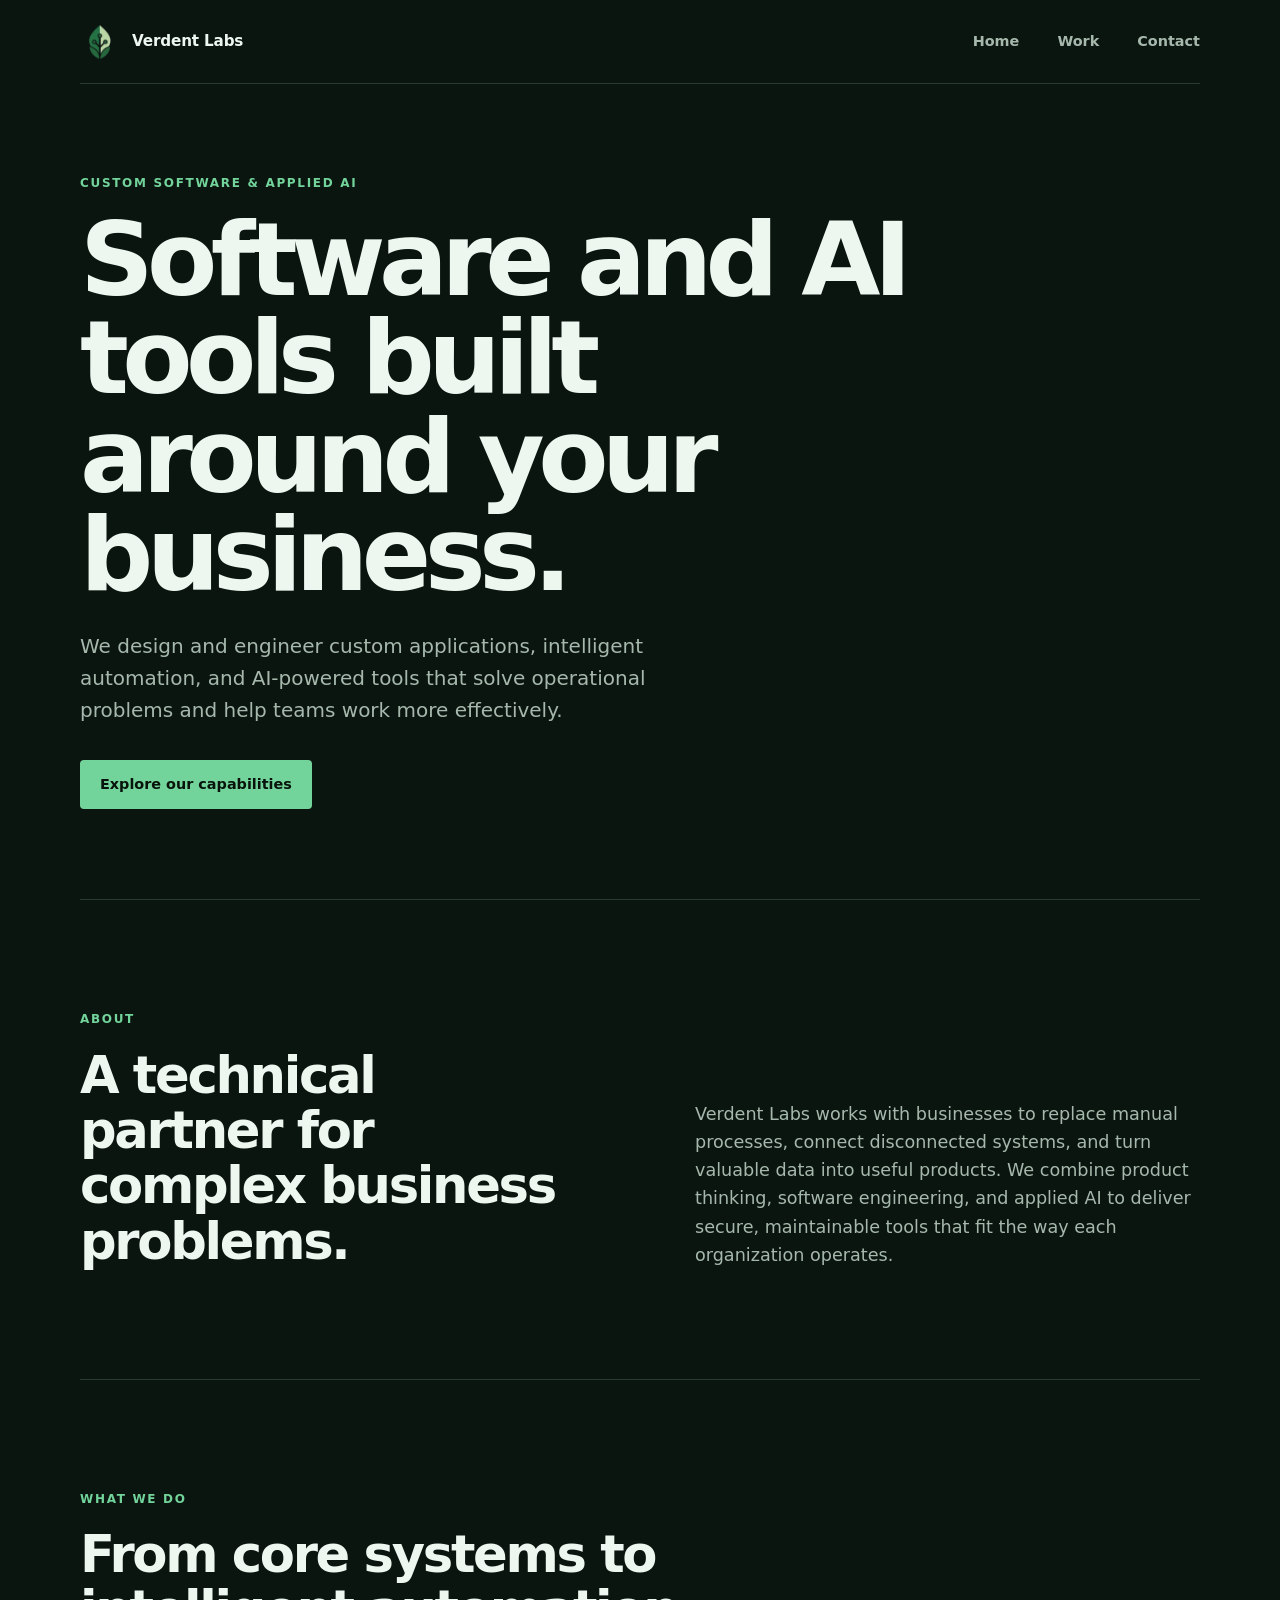
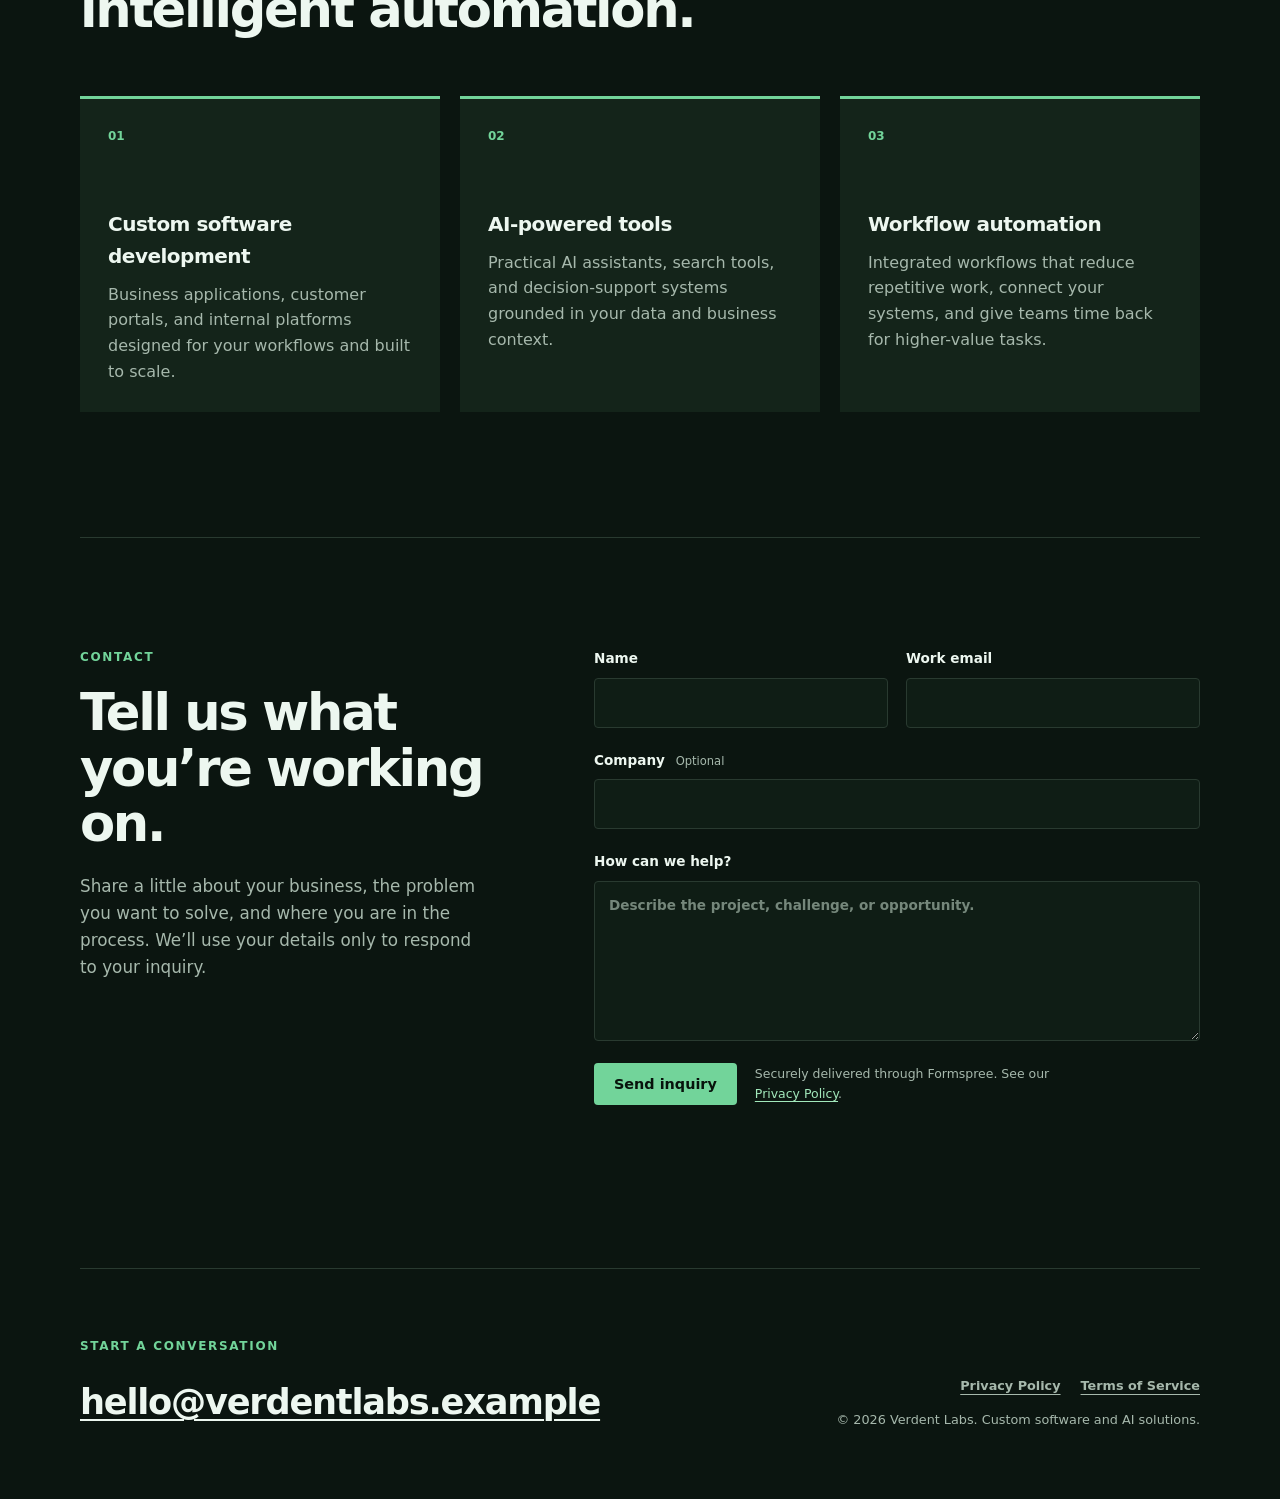
<file: index.html>
<!doctype html>
<html lang="en">
  <head>
    <meta charset="utf-8" />
    <meta name="viewport" content="width=device-width, initial-scale=1" />
    <meta name="theme-color" content="#0b1510" />
    <meta
      name="description"
      content="Verdent Labs builds custom software, AI-powered tools, and workflow automation that help businesses operate more efficiently and grow."
    />
    <meta name="robots" content="index, follow, max-image-preview:large" />
    <link rel="canonical" href="https://monarahmani.github.io/verdent-labs/" />
    <title>Custom Software &amp; AI Solutions for Businesses | Verdent Labs</title>
    <link rel="stylesheet" href="styles.css" />
    <script src="site.js" defer></script>
  </head>
  <body>
    <header class="site-header">
      <a class="brand" href="#home" aria-label="Verdent Labs home">
        <span class="logo-effect">
          <img
            class="logo"
            src="assets/verdent-labs-logo.avif"
            alt="Verdent Labs logo"
            width="40"
            height="40"
            decoding="async"
          />
        </span>
        <span>Verdent Labs</span>
      </a>

      <nav aria-label="Primary navigation">
        <a href="#home">Home</a>
        <a href="#work">Work</a>
        <a href="#contact">Contact</a>
      </nav>
    </header>

    <main>
      <section class="hero" id="home">
        <p class="eyebrow">Custom software &amp; applied AI</p>
        <h1>Software and AI tools built around your business.</h1>
        <p class="hero-copy">
          We design and engineer custom applications, intelligent automation,
          and AI-powered tools that solve operational problems and help teams
          work more effectively.
        </p>
        <a class="button" href="#work">Explore our capabilities</a>
      </section>

      <section class="about" aria-labelledby="about-title">
        <div>
          <p class="section-label">About</p>
          <h2 id="about-title">A technical partner for complex business problems.</h2>
        </div>
        <p>
          Verdent Labs works with businesses to replace manual processes,
          connect disconnected systems, and turn valuable data into useful
          products. We combine product thinking, software engineering, and
          applied AI to deliver secure, maintainable tools that fit the way each
          organization operates.
        </p>
      </section>

      <section class="services" id="work" aria-labelledby="services-title">
        <p class="section-label">What we do</p>
        <h2 id="services-title">From core systems to intelligent automation.</h2>

        <div class="service-grid">
          <article>
            <span class="service-number">01</span>
            <h3>Custom software development</h3>
            <p>
              Business applications, customer portals, and internal platforms
              designed for your workflows and built to scale.
            </p>
          </article>
          <article>
            <span class="service-number">02</span>
            <h3>AI-powered tools</h3>
            <p>
              Practical AI assistants, search tools, and decision-support
              systems grounded in your data and business context.
            </p>
          </article>
          <article>
            <span class="service-number">03</span>
            <h3>Workflow automation</h3>
            <p>
              Integrated workflows that reduce repetitive work, connect your
              systems, and give teams time back for higher-value tasks.
            </p>
          </article>
        </div>
      </section>

      <section class="contact-section" id="contact" aria-labelledby="contact-title">
        <div class="contact-intro">
          <p class="section-label">Contact</p>
          <h2 id="contact-title">Tell us what you’re working on.</h2>
          <p>
            Share a little about your business, the problem you want to solve,
            and where you are in the process. We’ll use your details only to
            respond to your inquiry.
          </p>
        </div>

        <form
          class="contact-form"
          action="https://formspree.io/f/xqerlnad"
          method="post"
          data-contact-form
        >
          <input
            class="form-honeypot"
            type="text"
            name="_gotcha"
            tabindex="-1"
            autocomplete="off"
            aria-hidden="true"
          />
          <input
            type="hidden"
            name="_subject"
            value="New Verdent Labs project inquiry"
          />
          <div class="form-grid">
            <label>
              Name
              <input
                type="text"
                name="name"
                autocomplete="name"
                maxlength="100"
                required
              />
            </label>
            <label>
              Work email
              <input
                type="email"
                name="email"
                autocomplete="email"
                maxlength="254"
                required
              />
            </label>
          </div>

          <label>
            <span>Company <span class="optional">Optional</span></span>
            <input
              type="text"
              name="company"
              autocomplete="organization"
              maxlength="120"
            />
          </label>

          <label>
            How can we help?
            <textarea
              name="message"
              rows="6"
              maxlength="3000"
              placeholder="Describe the project, challenge, or opportunity."
              required
            ></textarea>
          </label>

          <div class="form-actions">
            <button class="button" type="submit" data-submit-button>
              Send inquiry
            </button>
            <p class="form-note">
              Securely delivered through Formspree. See our
              <a href="privacy-policy.html">Privacy Policy</a>.
            </p>
          </div>
          <p
            class="form-status"
            data-form-status
            role="status"
            aria-live="polite"
          ></p>
        </form>
      </section>
    </main>

    <footer>
      <div>
        <p class="section-label">Start a conversation</p>
        <a class="contact-link" href="mailto:hello@verdentlabs.example">
          hello@verdentlabs.example
        </a>
      </div>
      <div class="footer-meta">
        <nav class="legal-links" aria-label="Legal">
          <a href="privacy-policy.html">Privacy Policy</a>
          <a href="terms.html">Terms of Service</a>
        </nav>
        <p>© 2026 Verdent Labs. Custom software and AI solutions.</p>
      </div>
    </footer>
  </body>
</html>
</file>
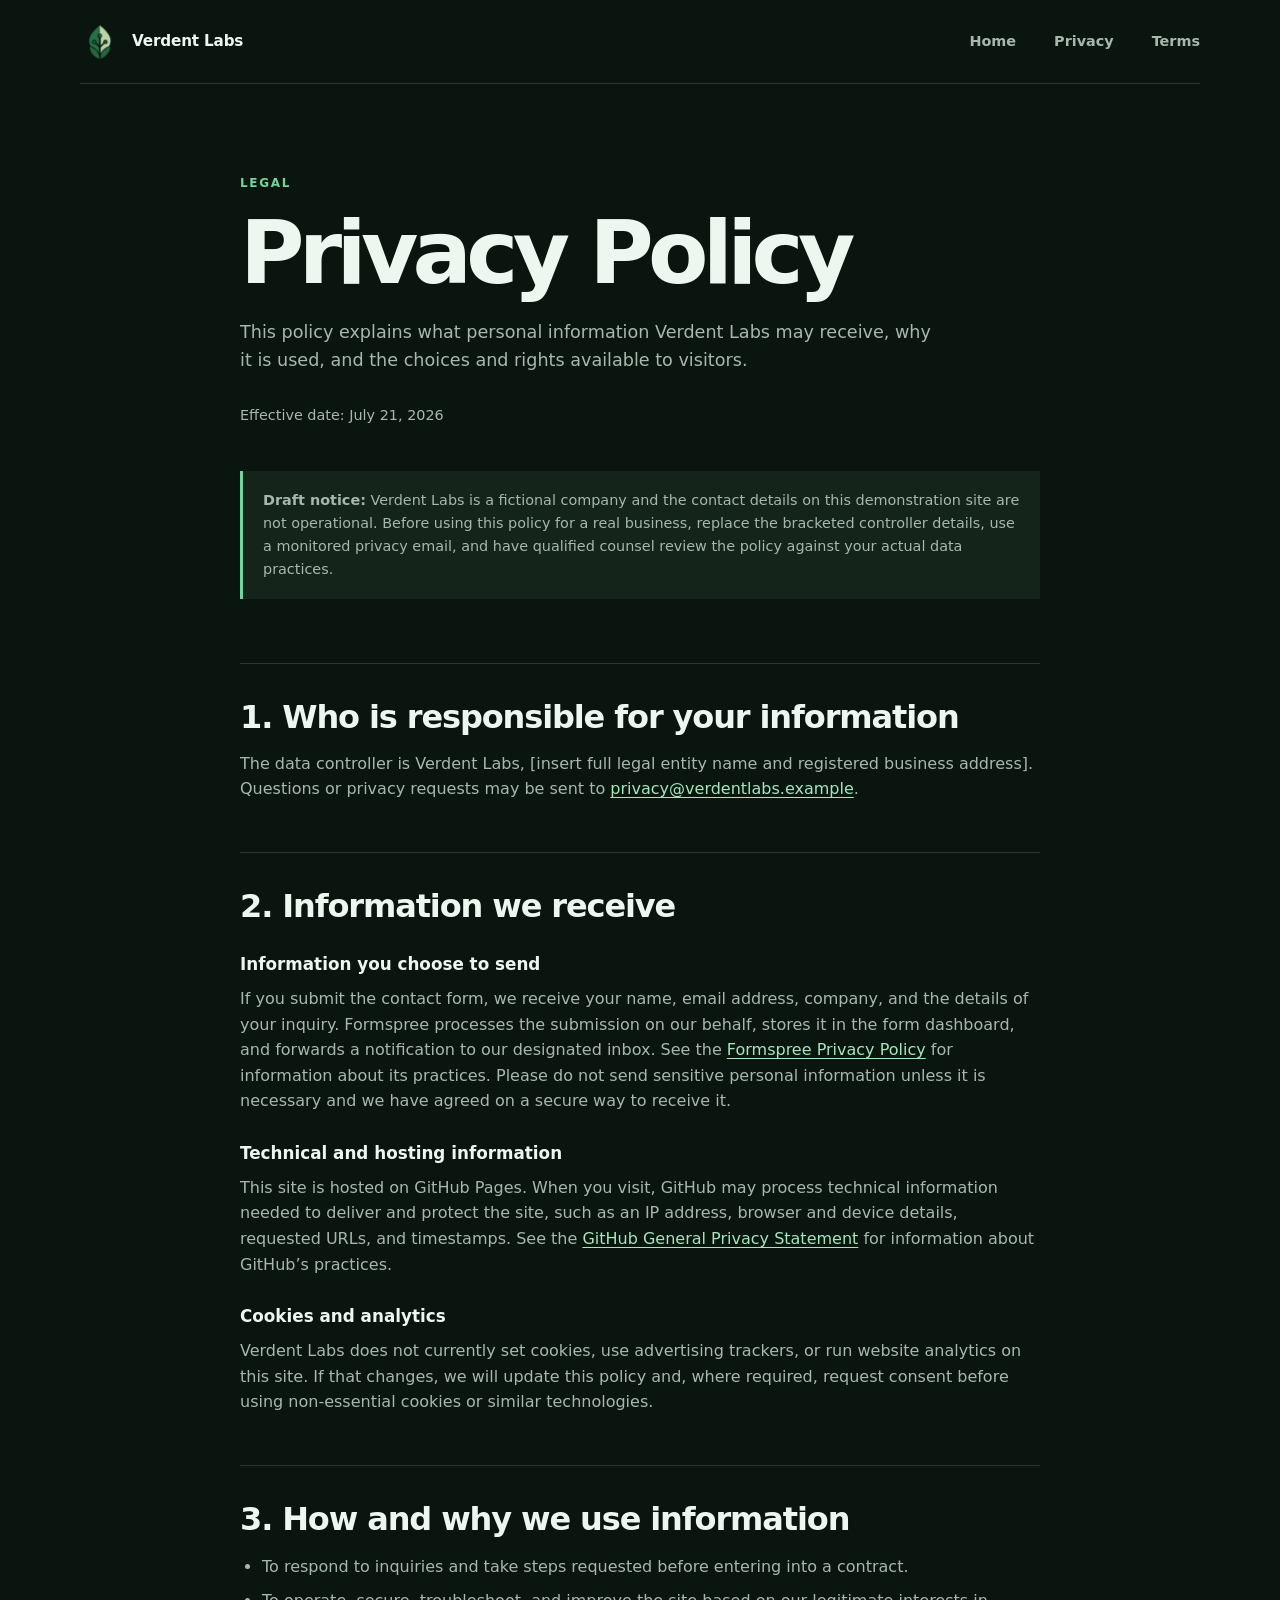
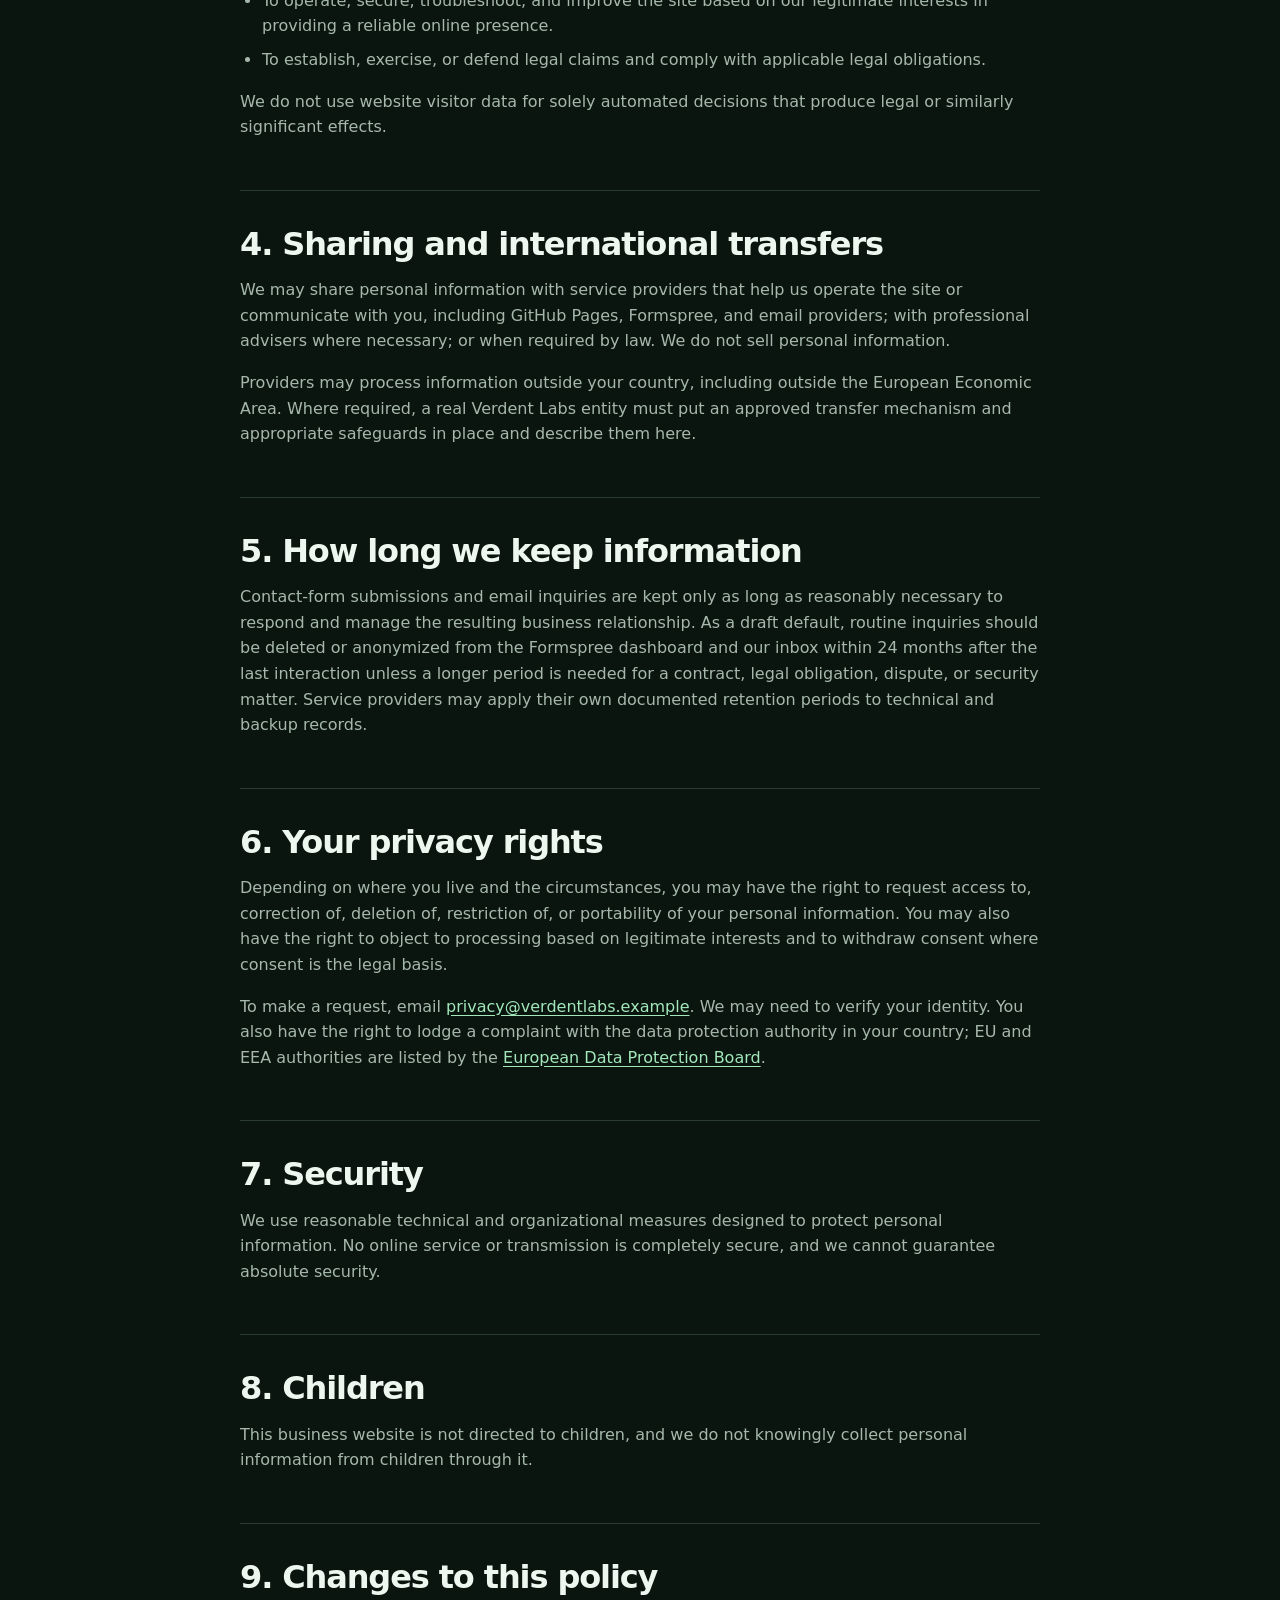
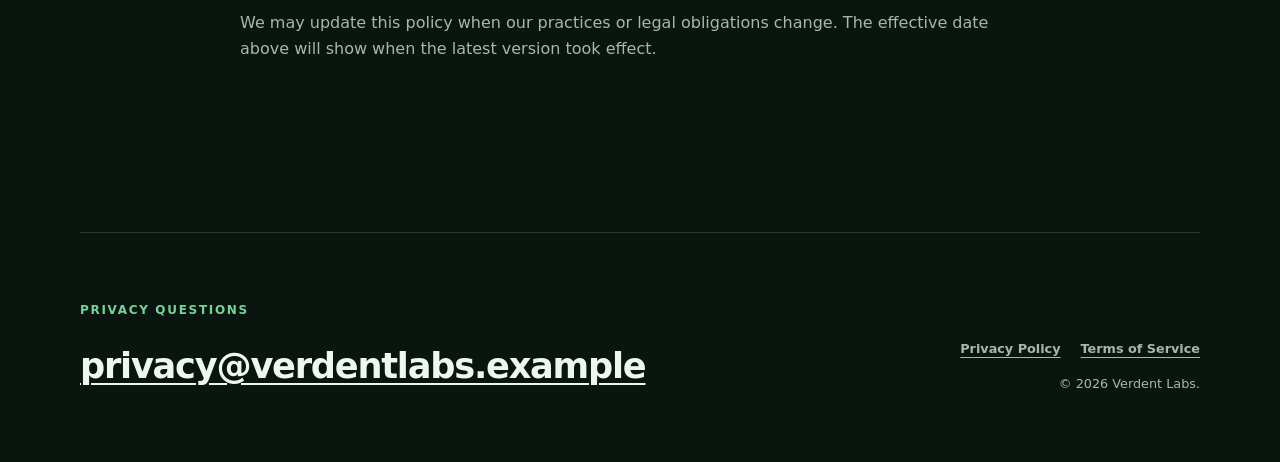
<file: privacy-policy.html>
<!doctype html>
<html lang="en">
  <head>
    <meta charset="utf-8" />
    <meta name="viewport" content="width=device-width, initial-scale=1" />
    <meta name="theme-color" content="#0b1510" />
    <meta
      name="description"
      content="Learn how Verdent Labs handles personal information, including inquiries, hosting data, retention, and privacy rights."
    />
    <meta name="robots" content="index, follow, max-image-preview:large" />
    <link
      rel="canonical"
      href="https://monarahmani.github.io/verdent-labs/privacy-policy.html"
    />
    <title>Privacy Policy | Verdent Labs</title>
    <link rel="stylesheet" href="styles.css" />
    <script src="site.js" defer></script>
  </head>
  <body>
    <header class="site-header">
      <a class="brand" href="index.html" aria-label="Verdent Labs home">
        <span class="logo-effect">
          <img
            class="logo"
            src="assets/verdent-labs-logo.avif"
            alt="Verdent Labs logo"
            width="40"
            height="40"
            decoding="async"
          />
        </span>
        <span>Verdent Labs</span>
      </a>

      <nav aria-label="Primary navigation">
        <a href="index.html">Home</a>
        <a href="privacy-policy.html" aria-current="page">Privacy</a>
        <a href="terms.html">Terms</a>
      </nav>
    </header>

    <main class="legal-page">
      <p class="eyebrow">Legal</p>
      <h1>Privacy Policy</h1>
      <p class="legal-intro">
        This policy explains what personal information Verdent Labs may receive,
        why it is used, and the choices and rights available to visitors.
      </p>
      <p class="effective-date">Effective date: July 21, 2026</p>

      <aside class="legal-notice">
        <strong>Draft notice:</strong> Verdent Labs is a fictional company and
        the contact details on this demonstration site are not operational.
        Before using this policy for a real business, replace the bracketed
        controller details, use a monitored privacy email, and have qualified
        counsel review the policy against your actual data practices.
      </aside>

      <div class="legal-content">
        <section aria-labelledby="controller">
          <h2 id="controller">1. Who is responsible for your information</h2>
          <p>
            The data controller is Verdent Labs, [insert full legal entity name
            and registered business address]. Questions or privacy requests may
            be sent to
            <a href="mailto:privacy@verdentlabs.example"
              >privacy@verdentlabs.example</a
            >.
          </p>
        </section>

        <section aria-labelledby="collect">
          <h2 id="collect">2. Information we receive</h2>
          <h3>Information you choose to send</h3>
          <p>
            If you submit the contact form, we receive your name, email address,
            company, and the details of your inquiry. Formspree processes the
            submission on our behalf, stores it in the form dashboard, and
            forwards a notification to our designated inbox. See the
            <a href="https://formspree.io/legal/privacy-policy/"
              >Formspree Privacy Policy</a
            > for information about its practices. Please do not send sensitive
            personal information unless it is necessary and we have agreed on a
            secure way to receive it.
          </p>

          <h3>Technical and hosting information</h3>
          <p>
            This site is hosted on GitHub Pages. When you visit, GitHub may
            process technical information needed to deliver and protect the
            site, such as an IP address, browser and device details, requested
            URLs, and timestamps. See the
            <a href="https://docs.github.com/en/site-policy/privacy-policies/github-general-privacy-statement"
              >GitHub General Privacy Statement</a
            > for information about GitHub’s practices.
          </p>

          <h3>Cookies and analytics</h3>
          <p>
            Verdent Labs does not currently set cookies, use advertising
            trackers, or run website analytics on this site. If that changes,
            we will update this policy and, where required, request consent
            before using non-essential cookies or similar technologies.
          </p>
        </section>

        <section aria-labelledby="uses">
          <h2 id="uses">3. How and why we use information</h2>
          <ul>
            <li>
              To respond to inquiries and take steps requested before entering
              into a contract.
            </li>
            <li>
              To operate, secure, troubleshoot, and improve the site based on
              our legitimate interests in providing a reliable online presence.
            </li>
            <li>
              To establish, exercise, or defend legal claims and comply with
              applicable legal obligations.
            </li>
          </ul>
          <p>
            We do not use website visitor data for solely automated decisions
            that produce legal or similarly significant effects.
          </p>
        </section>

        <section aria-labelledby="sharing">
          <h2 id="sharing">4. Sharing and international transfers</h2>
          <p>
            We may share personal information with service providers that help
            us operate the site or communicate with you, including GitHub Pages,
            Formspree, and email providers; with professional advisers where
            necessary; or when required by law. We do not sell personal
            information.
          </p>
          <p>
            Providers may process information outside your country, including
            outside the European Economic Area. Where required, a real Verdent
            Labs entity must put an approved transfer mechanism and appropriate
            safeguards in place and describe them here.
          </p>
        </section>

        <section aria-labelledby="retention">
          <h2 id="retention">5. How long we keep information</h2>
          <p>
            Contact-form submissions and email inquiries are kept only as long
            as reasonably necessary to respond and manage the resulting
            business relationship. As a draft default, routine inquiries should
            be deleted or anonymized from the Formspree dashboard and our inbox
            within 24 months after the last interaction unless a longer period
            is needed for a contract, legal obligation, dispute, or security
            matter. Service providers may apply their own documented retention
            periods to technical and backup records.
          </p>
        </section>

        <section aria-labelledby="rights">
          <h2 id="rights">6. Your privacy rights</h2>
          <p>
            Depending on where you live and the circumstances, you may have the
            right to request access to, correction of, deletion of, restriction
            of, or portability of your personal information. You may also have
            the right to object to processing based on legitimate interests and
            to withdraw consent where consent is the legal basis.
          </p>
          <p>
            To make a request, email
            <a href="mailto:privacy@verdentlabs.example"
              >privacy@verdentlabs.example</a
            >. We may need to verify your identity. You also have the right to
            lodge a complaint with the data protection authority in your
            country; EU and EEA authorities are listed by the
            <a href="https://www.edpb.europa.eu/about-edpb/about-edpb/members_en"
              >European Data Protection Board</a
            >.
          </p>
        </section>

        <section aria-labelledby="security">
          <h2 id="security">7. Security</h2>
          <p>
            We use reasonable technical and organizational measures designed to
            protect personal information. No online service or transmission is
            completely secure, and we cannot guarantee absolute security.
          </p>
        </section>

        <section aria-labelledby="children">
          <h2 id="children">8. Children</h2>
          <p>
            This business website is not directed to children, and we do not
            knowingly collect personal information from children through it.
          </p>
        </section>

        <section aria-labelledby="changes">
          <h2 id="changes">9. Changes to this policy</h2>
          <p>
            We may update this policy when our practices or legal obligations
            change. The effective date above will show when the latest version
            took effect.
          </p>
        </section>
      </div>
    </main>

    <footer>
      <div>
        <p class="section-label">Privacy questions</p>
        <a class="contact-link" href="mailto:privacy@verdentlabs.example">
          privacy@verdentlabs.example
        </a>
      </div>
      <div class="footer-meta">
        <nav class="legal-links" aria-label="Legal">
          <a href="privacy-policy.html" aria-current="page">Privacy Policy</a>
          <a href="terms.html">Terms of Service</a>
        </nav>
        <p>© 2026 Verdent Labs.</p>
      </div>
    </footer>
  </body>
</html>
</file>
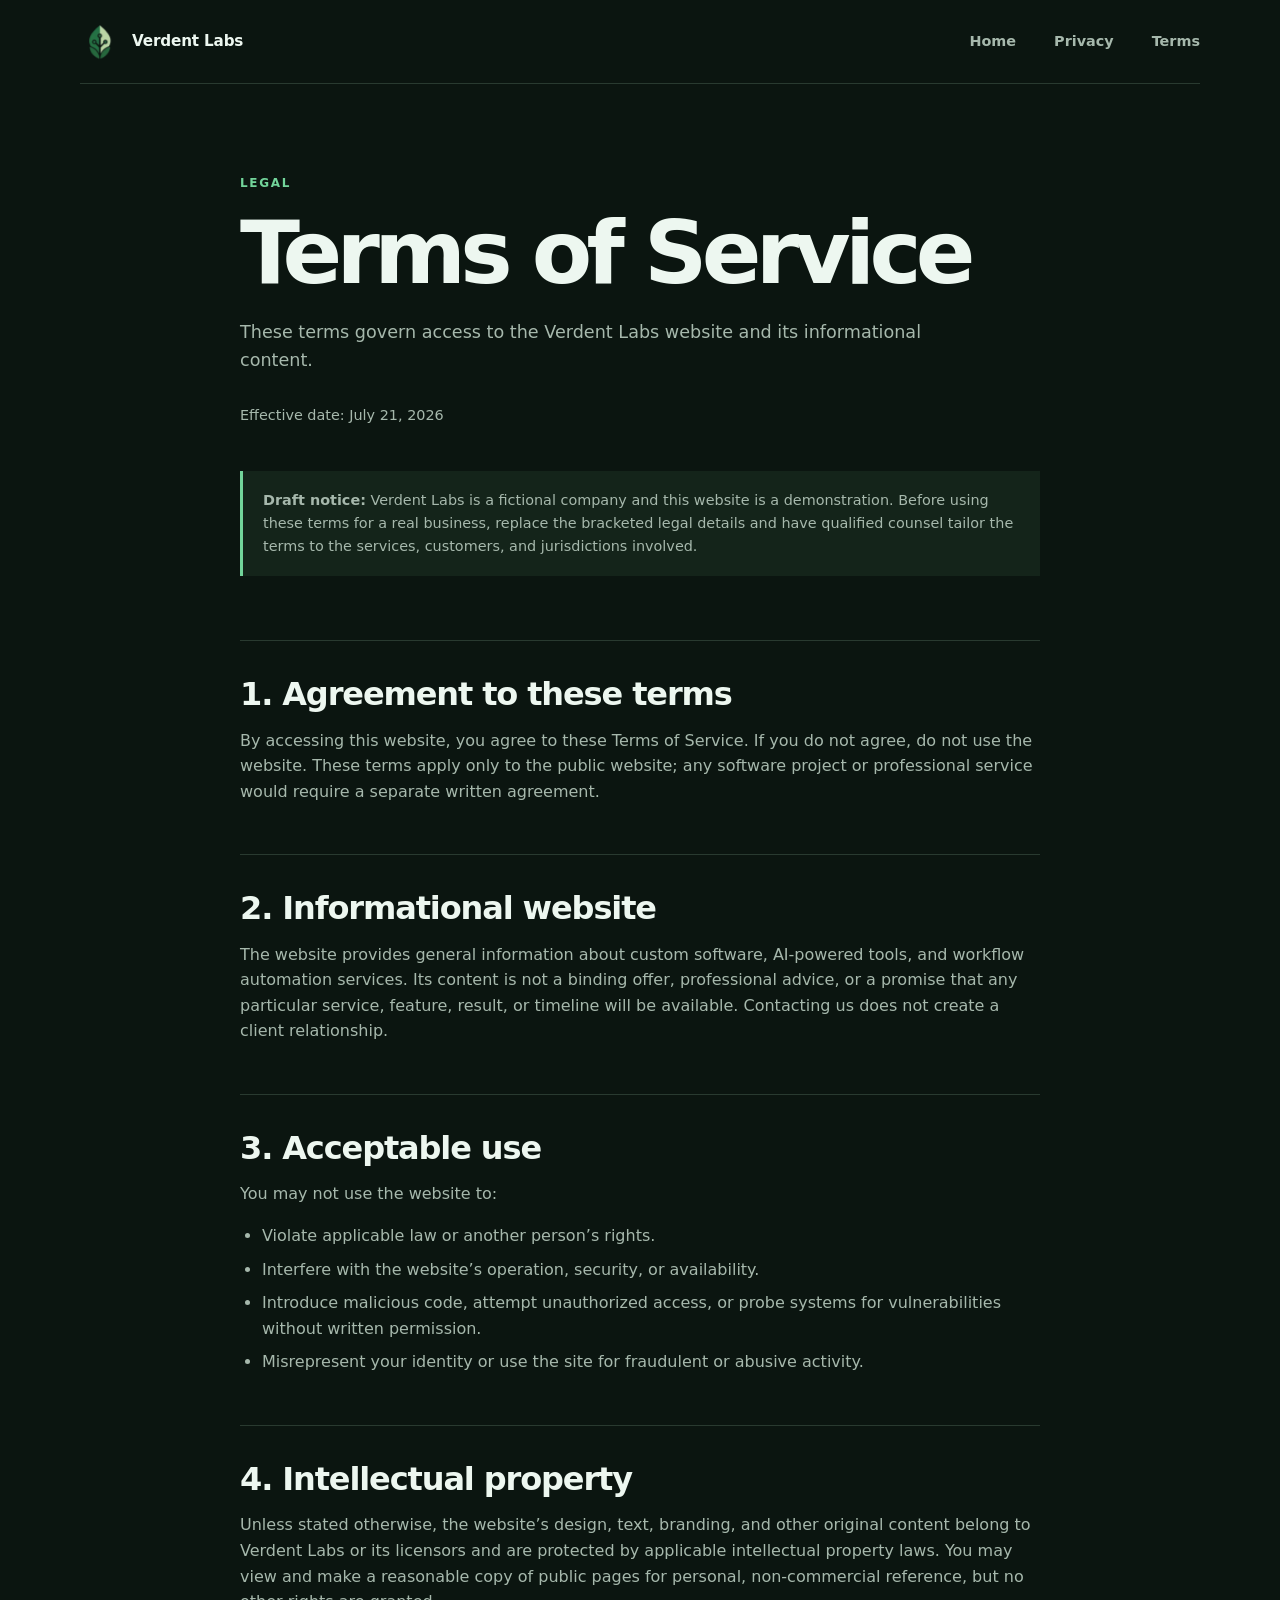
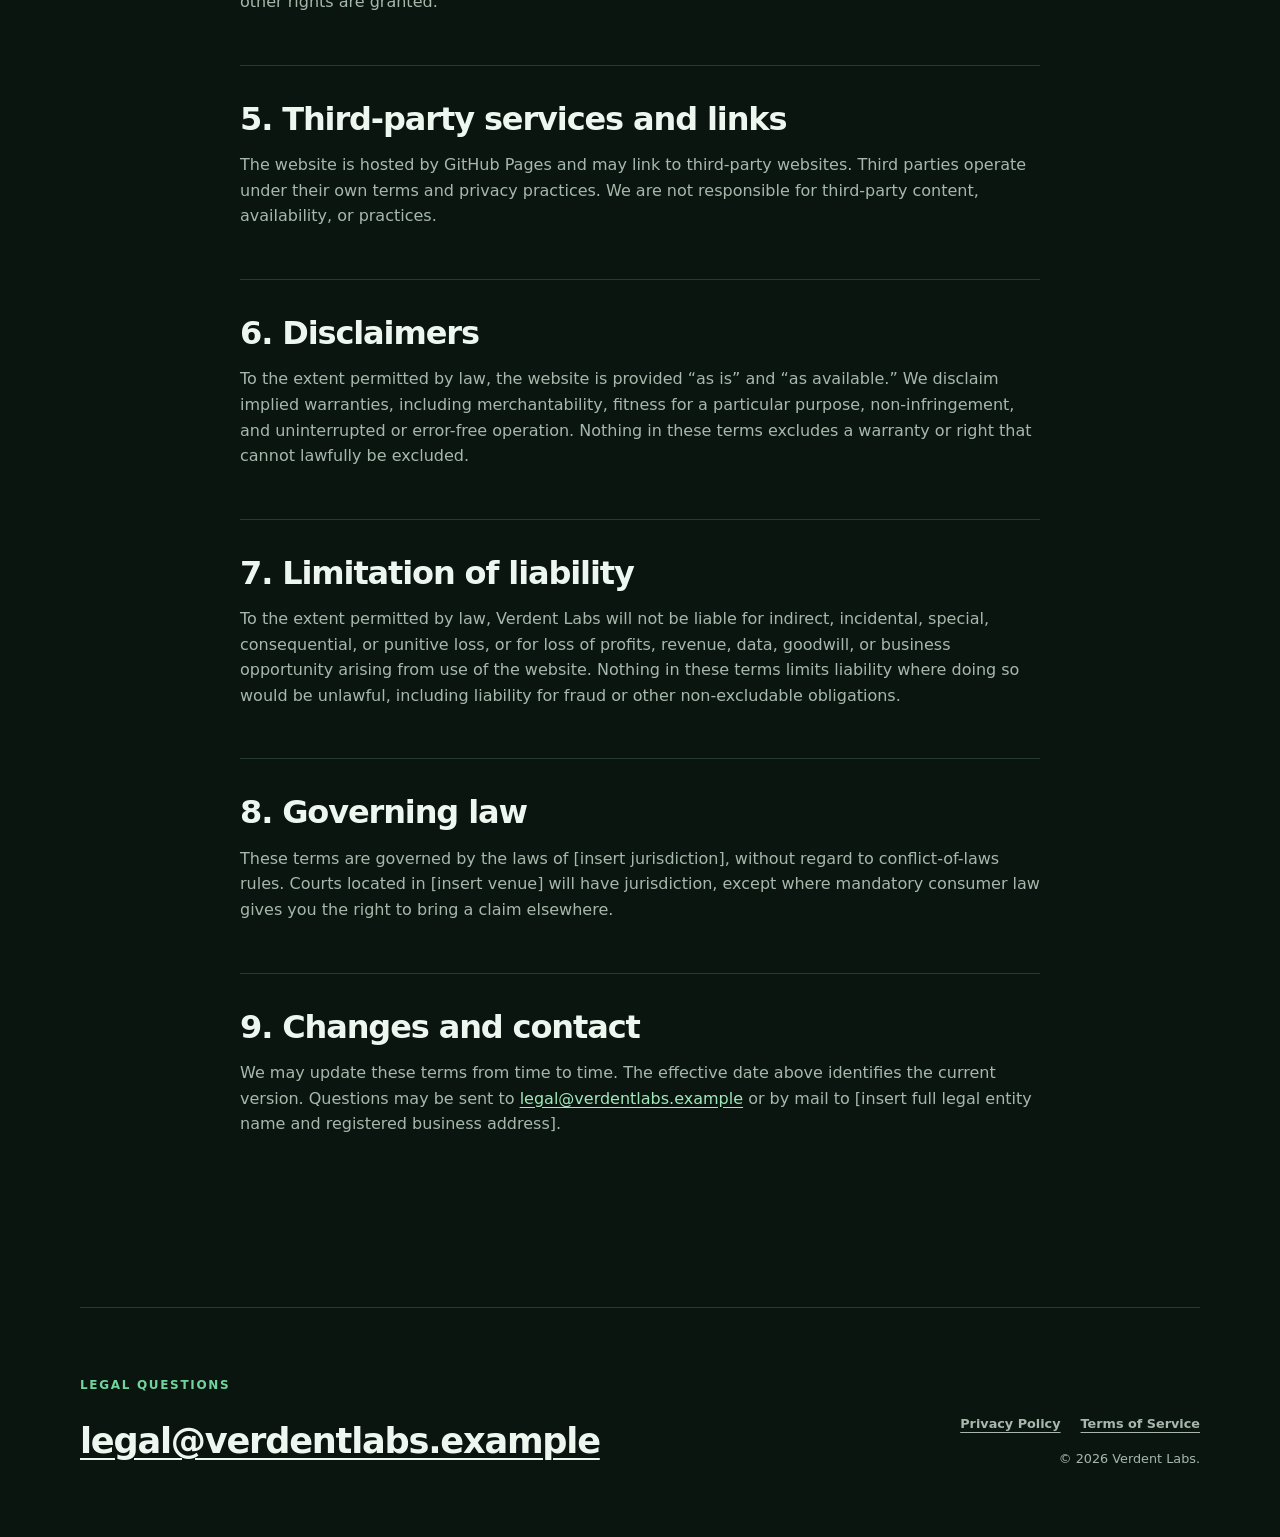
<file: terms.html>
<!doctype html>
<html lang="en">
  <head>
    <meta charset="utf-8" />
    <meta name="viewport" content="width=device-width, initial-scale=1" />
    <meta name="theme-color" content="#0b1510" />
    <meta
      name="description"
      content="Review the terms that govern access to the Verdent Labs website and its informational content."
    />
    <meta name="robots" content="index, follow, max-image-preview:large" />
    <link
      rel="canonical"
      href="https://monarahmani.github.io/verdent-labs/terms.html"
    />
    <title>Terms of Service | Verdent Labs</title>
    <link rel="stylesheet" href="styles.css" />
    <script src="site.js" defer></script>
  </head>
  <body>
    <header class="site-header">
      <a class="brand" href="index.html" aria-label="Verdent Labs home">
        <span class="logo-effect">
          <img
            class="logo"
            src="assets/verdent-labs-logo.avif"
            alt="Verdent Labs logo"
            width="40"
            height="40"
            decoding="async"
          />
        </span>
        <span>Verdent Labs</span>
      </a>

      <nav aria-label="Primary navigation">
        <a href="index.html">Home</a>
        <a href="privacy-policy.html">Privacy</a>
        <a href="terms.html" aria-current="page">Terms</a>
      </nav>
    </header>

    <main class="legal-page">
      <p class="eyebrow">Legal</p>
      <h1>Terms of Service</h1>
      <p class="legal-intro">
        These terms govern access to the Verdent Labs website and its
        informational content.
      </p>
      <p class="effective-date">Effective date: July 21, 2026</p>

      <aside class="legal-notice">
        <strong>Draft notice:</strong> Verdent Labs is a fictional company and
        this website is a demonstration. Before using these terms for a real
        business, replace the bracketed legal details and have qualified counsel
        tailor the terms to the services, customers, and jurisdictions involved.
      </aside>

      <div class="legal-content">
        <section aria-labelledby="agreement">
          <h2 id="agreement">1. Agreement to these terms</h2>
          <p>
            By accessing this website, you agree to these Terms of Service. If
            you do not agree, do not use the website. These terms apply only to
            the public website; any software project or professional service
            would require a separate written agreement.
          </p>
        </section>

        <section aria-labelledby="information">
          <h2 id="information">2. Informational website</h2>
          <p>
            The website provides general information about custom software,
            AI-powered tools, and workflow automation services. Its content is
            not a binding offer, professional advice, or a promise that any
            particular service, feature, result, or timeline will be available.
            Contacting us does not create a client relationship.
          </p>
        </section>

        <section aria-labelledby="use">
          <h2 id="use">3. Acceptable use</h2>
          <p>You may not use the website to:</p>
          <ul>
            <li>Violate applicable law or another person’s rights.</li>
            <li>
              Interfere with the website’s operation, security, or availability.
            </li>
            <li>
              Introduce malicious code, attempt unauthorized access, or probe
              systems for vulnerabilities without written permission.
            </li>
            <li>
              Misrepresent your identity or use the site for fraudulent or
              abusive activity.
            </li>
          </ul>
        </section>

        <section aria-labelledby="ownership">
          <h2 id="ownership">4. Intellectual property</h2>
          <p>
            Unless stated otherwise, the website’s design, text, branding, and
            other original content belong to Verdent Labs or its licensors and
            are protected by applicable intellectual property laws. You may
            view and make a reasonable copy of public pages for personal,
            non-commercial reference, but no other rights are granted.
          </p>
        </section>

        <section aria-labelledby="third-party">
          <h2 id="third-party">5. Third-party services and links</h2>
          <p>
            The website is hosted by GitHub Pages and may link to third-party
            websites. Third parties operate under their own terms and privacy
            practices. We are not responsible for third-party content,
            availability, or practices.
          </p>
        </section>

        <section aria-labelledby="disclaimer">
          <h2 id="disclaimer">6. Disclaimers</h2>
          <p>
            To the extent permitted by law, the website is provided “as is” and
            “as available.” We disclaim implied warranties, including
            merchantability, fitness for a particular purpose, non-infringement,
            and uninterrupted or error-free operation. Nothing in these terms
            excludes a warranty or right that cannot lawfully be excluded.
          </p>
        </section>

        <section aria-labelledby="liability">
          <h2 id="liability">7. Limitation of liability</h2>
          <p>
            To the extent permitted by law, Verdent Labs will not be liable for
            indirect, incidental, special, consequential, or punitive loss, or
            for loss of profits, revenue, data, goodwill, or business
            opportunity arising from use of the website. Nothing in these terms
            limits liability where doing so would be unlawful, including
            liability for fraud or other non-excludable obligations.
          </p>
        </section>

        <section aria-labelledby="law">
          <h2 id="law">8. Governing law</h2>
          <p>
            These terms are governed by the laws of [insert jurisdiction],
            without regard to conflict-of-laws rules. Courts located in [insert
            venue] will have jurisdiction, except where mandatory consumer law
            gives you the right to bring a claim elsewhere.
          </p>
        </section>

        <section aria-labelledby="updates">
          <h2 id="updates">9. Changes and contact</h2>
          <p>
            We may update these terms from time to time. The effective date
            above identifies the current version. Questions may be sent to
            <a href="mailto:legal@verdentlabs.example"
              >legal@verdentlabs.example</a
            > or by mail to [insert full legal entity name and registered
            business address].
          </p>
        </section>
      </div>
    </main>

    <footer>
      <div>
        <p class="section-label">Legal questions</p>
        <a class="contact-link" href="mailto:legal@verdentlabs.example">
          legal@verdentlabs.example
        </a>
      </div>
      <div class="footer-meta">
        <nav class="legal-links" aria-label="Legal">
          <a href="privacy-policy.html">Privacy Policy</a>
          <a href="terms.html" aria-current="page">Terms of Service</a>
        </nav>
        <p>© 2026 Verdent Labs.</p>
      </div>
    </footer>
  </body>
</html>
</file>
<file: styles.css>
:root {
  color-scheme: dark;
  --ink: #edf7f0;
  --muted: #a6b8ac;
  --paper: #0b1510;
  --surface: #14241a;
  --accent: #72d49a;
  --accent-dark: #a2e8bb;
  --line: #293a30;
  --max-width: 1120px;
}

* {
  box-sizing: border-box;
}

html {
  scroll-behavior: smooth;
}

body {
  margin: 0;
  color: var(--ink);
  background: var(--paper);
  font-family: Inter, ui-sans-serif, system-ui, -apple-system, BlinkMacSystemFont,
    "Segoe UI", sans-serif;
  line-height: 1.6;
}

a {
  color: inherit;
}

.site-header,
main,
footer {
  width: min(calc(100% - 40px), var(--max-width));
  margin-inline: auto;
}

.site-header {
  display: flex;
  align-items: center;
  justify-content: space-between;
  min-height: 84px;
  border-bottom: 1px solid var(--line);
}

.brand {
  display: inline-flex;
  align-items: center;
  gap: 12px;
  font-size: 0.95rem;
  font-weight: 750;
  letter-spacing: -0.01em;
  text-decoration: none;
}

.logo-effect {
  --logo-brightness: 1;
  --logo-glow-alpha: 0;
  --logo-glow-size: 0px;
  --logo-halo-opacity: 0;
  --logo-halo-scale: 0.78;
  position: relative;
  display: grid;
  width: 40px;
  height: 40px;
  flex: 0 0 40px;
  place-items: center;
  isolation: isolate;
}

.logo-effect::before {
  position: absolute;
  z-index: -1;
  top: 50%;
  left: 50%;
  width: 150px;
  height: 150px;
  background: radial-gradient(
    circle,
    rgb(121 255 177 / 72%) 0%,
    rgb(88 225 145 / 42%) 24%,
    rgb(53 170 103 / 18%) 48%,
    rgb(34 112 72 / 6%) 68%,
    transparent 86%
  );
  border-radius: 50%;
  content: "";
  filter: blur(5px);
  opacity: var(--logo-halo-opacity);
  pointer-events: none;
  transform: translate(-50%, -50%) scale(var(--logo-halo-scale));
  transition:
    opacity 220ms ease-out,
    transform 260ms ease-out;
  will-change: opacity, transform;
}

.logo {
  position: relative;
  z-index: 1;
  display: block;
  width: 40px;
  height: 40px;
  filter: brightness(var(--logo-brightness))
    drop-shadow(
      0 0 var(--logo-glow-size)
        rgb(126 255 178 / var(--logo-glow-alpha))
    );
  object-fit: contain;
  transition: filter 220ms ease-out;
  will-change: filter;
}

nav {
  display: flex;
  gap: clamp(18px, 4vw, 38px);
}

nav a {
  color: var(--muted);
  font-size: 0.9rem;
  font-weight: 650;
  text-decoration: none;
}

nav a:hover,
nav a:focus-visible {
  color: var(--accent);
}

.hero {
  display: grid;
  min-height: 650px;
  align-content: center;
  padding: 90px 0;
  border-bottom: 1px solid var(--line);
}

.eyebrow,
.section-label {
  margin: 0 0 18px;
  color: var(--accent);
  font-size: 0.75rem;
  font-weight: 800;
  letter-spacing: 0.14em;
  text-transform: uppercase;
}

h1,
h2,
h3,
p {
  margin-top: 0;
}

h1 {
  max-width: 850px;
  margin-bottom: 26px;
  font-size: clamp(3.2rem, 8vw, 6.7rem);
  font-weight: 750;
  letter-spacing: -0.065em;
  line-height: 0.96;
}

.hero-copy {
  max-width: 600px;
  margin-bottom: 34px;
  color: var(--muted);
  font-size: clamp(1.05rem, 2vw, 1.25rem);
}

.button {
  justify-self: start;
  padding: 13px 20px;
  color: #08130c;
  background: var(--accent);
  border-radius: 4px;
  font-size: 0.9rem;
  font-weight: 750;
  text-decoration: none;
}

.button:hover,
.button:focus-visible {
  background: var(--accent-dark);
}

.about {
  display: grid;
  grid-template-columns: 1fr 1fr;
  gap: clamp(40px, 9vw, 110px);
  padding: 110px 0;
  border-bottom: 1px solid var(--line);
}

.about h2,
.services > h2 {
  max-width: 700px;
  margin-bottom: 0;
  font-size: clamp(2rem, 4vw, 3.5rem);
  letter-spacing: -0.045em;
  line-height: 1.08;
}

.about > p {
  align-self: end;
  margin-bottom: 0;
  color: var(--muted);
  font-size: 1.1rem;
}

.services {
  padding: 110px 0 125px;
}

.service-grid {
  display: grid;
  grid-template-columns: repeat(3, 1fr);
  gap: 20px;
  margin-top: 58px;
}

.service-grid article {
  min-height: 260px;
  padding: 28px;
  background: var(--surface);
  border-top: 3px solid var(--accent);
}

.service-number {
  display: block;
  margin-bottom: 62px;
  color: var(--accent);
  font-size: 0.75rem;
  font-weight: 800;
}

.service-grid h3 {
  margin-bottom: 10px;
  font-size: 1.25rem;
  letter-spacing: -0.025em;
}

.service-grid p {
  margin-bottom: 0;
  color: var(--muted);
}

.contact-section {
  display: grid;
  grid-template-columns: 0.8fr 1.2fr;
  gap: clamp(48px, 9vw, 110px);
  padding: 110px 0 125px;
  border-top: 1px solid var(--line);
}

.contact-intro h2 {
  margin-bottom: 22px;
  font-size: clamp(2rem, 4vw, 3.5rem);
  letter-spacing: -0.045em;
  line-height: 1.08;
}

.contact-intro > p:last-child {
  max-width: 480px;
  margin-bottom: 0;
  color: var(--muted);
  font-size: 1.05rem;
}

.contact-form {
  position: relative;
  display: grid;
  gap: 22px;
}

.form-honeypot {
  position: absolute !important;
  left: -10000px !important;
  width: 1px !important;
  height: 1px !important;
  overflow: hidden !important;
}

.form-grid {
  display: grid;
  grid-template-columns: repeat(2, minmax(0, 1fr));
  gap: 18px;
}

.contact-form label {
  display: grid;
  gap: 8px;
  color: var(--ink);
  font-size: 0.85rem;
  font-weight: 700;
}

.optional {
  margin-left: 6px;
  color: var(--muted);
  font-size: 0.72rem;
  font-weight: 500;
}

.contact-form input,
.contact-form textarea {
  width: 100%;
  padding: 13px 14px;
  color: var(--ink);
  background: #0f1d15;
  border: 1px solid var(--line);
  border-radius: 4px;
  font: inherit;
}

.contact-form textarea {
  min-height: 160px;
  resize: vertical;
}

.contact-form input:focus,
.contact-form textarea:focus {
  border-color: var(--accent);
  outline: 3px solid rgb(114 212 154 / 18%);
  outline-offset: 1px;
}

.contact-form textarea::placeholder {
  color: #75877b;
}

.form-actions {
  display: flex;
  align-items: center;
  gap: 18px;
}

.form-actions .button {
  flex: 0 0 auto;
  border: 0;
  cursor: pointer;
  font-family: inherit;
}

.form-actions .button:disabled {
  cursor: wait;
  opacity: 0.65;
}

.form-note,
.form-status {
  margin: 0;
  color: var(--muted);
  font-size: 0.78rem;
}

.form-note {
  max-width: 320px;
}

.form-note a {
  color: var(--accent-dark);
  text-underline-offset: 3px;
}

.form-status {
  min-height: 1.3em;
  color: var(--accent);
}

.form-status[data-state="error"] {
  color: #ffb9b9;
}

footer {
  display: flex;
  align-items: end;
  justify-content: space-between;
  gap: 30px;
  padding: 68px 0;
  border-top: 1px solid var(--line);
}

.contact-link {
  font-size: clamp(1.35rem, 3vw, 2.2rem);
  font-weight: 750;
  letter-spacing: -0.035em;
  overflow-wrap: anywhere;
  text-decoration-thickness: 2px;
  text-underline-offset: 5px;
}

.footer-meta {
  display: grid;
  justify-items: end;
  gap: 14px;
}

.footer-meta p {
  margin: 0;
  color: var(--muted);
  font-size: 0.8rem;
  text-align: right;
}

.legal-links {
  gap: 20px;
}

.legal-links a {
  font-size: 0.8rem;
  text-decoration: underline;
  text-decoration-thickness: 1px;
  text-underline-offset: 4px;
}

.legal-page {
  max-width: 800px;
  padding: 90px 0 120px;
}

.legal-page h1 {
  margin-bottom: 22px;
  font-size: clamp(3rem, 7vw, 5.5rem);
}

.legal-intro {
  max-width: 700px;
  margin-bottom: 30px;
  color: var(--muted);
  font-size: 1.1rem;
}

.legal-notice {
  margin-bottom: 64px;
  padding: 18px 20px;
  background: var(--surface);
  border-left: 3px solid var(--accent);
  color: var(--muted);
  font-size: 0.9rem;
}

.legal-content section {
  padding: 34px 0;
  border-top: 1px solid var(--line);
}

.legal-content h2 {
  margin-bottom: 14px;
  font-size: clamp(1.45rem, 3vw, 2rem);
  letter-spacing: -0.035em;
  line-height: 1.2;
}

.legal-content h3 {
  margin: 26px 0 8px;
  font-size: 1.05rem;
}

.legal-content p,
.legal-content li {
  color: var(--muted);
}

.legal-content ul {
  padding-left: 22px;
}

.legal-content li + li {
  margin-top: 8px;
}

.legal-content a {
  color: var(--accent-dark);
  text-underline-offset: 3px;
}

.effective-date {
  margin-bottom: 44px;
  color: var(--muted);
  font-size: 0.9rem;
}

@media (max-width: 760px) {
  .site-header,
  main,
  footer {
    width: min(calc(100% - 28px), var(--max-width));
  }

  .brand > span:last-child {
    display: none;
  }

  nav {
    gap: 20px;
  }

  .hero {
    min-height: 570px;
  }

  .about,
  .service-grid {
    grid-template-columns: 1fr;
  }

  .about,
  .services,
  .contact-section {
    padding: 80px 0;
  }

  .contact-section,
  .form-grid {
    grid-template-columns: 1fr;
  }

  .form-actions {
    align-items: flex-start;
    flex-direction: column;
  }

  .service-grid {
    margin-top: 40px;
  }

  .service-grid article {
    min-height: 220px;
  }

  .service-number {
    margin-bottom: 42px;
  }

  footer {
    display: block;
  }

  .footer-meta {
    justify-items: start;
    margin-top: 52px;
  }

  .footer-meta p {
    text-align: left;
  }

  .legal-page {
    padding: 70px 0 90px;
  }
}

@media (prefers-reduced-motion: reduce) {
  html {
    scroll-behavior: auto;
  }

  .logo-effect::before {
    display: none;
  }

  .logo {
    filter: none;
    transition: none;
  }
}
</file>
